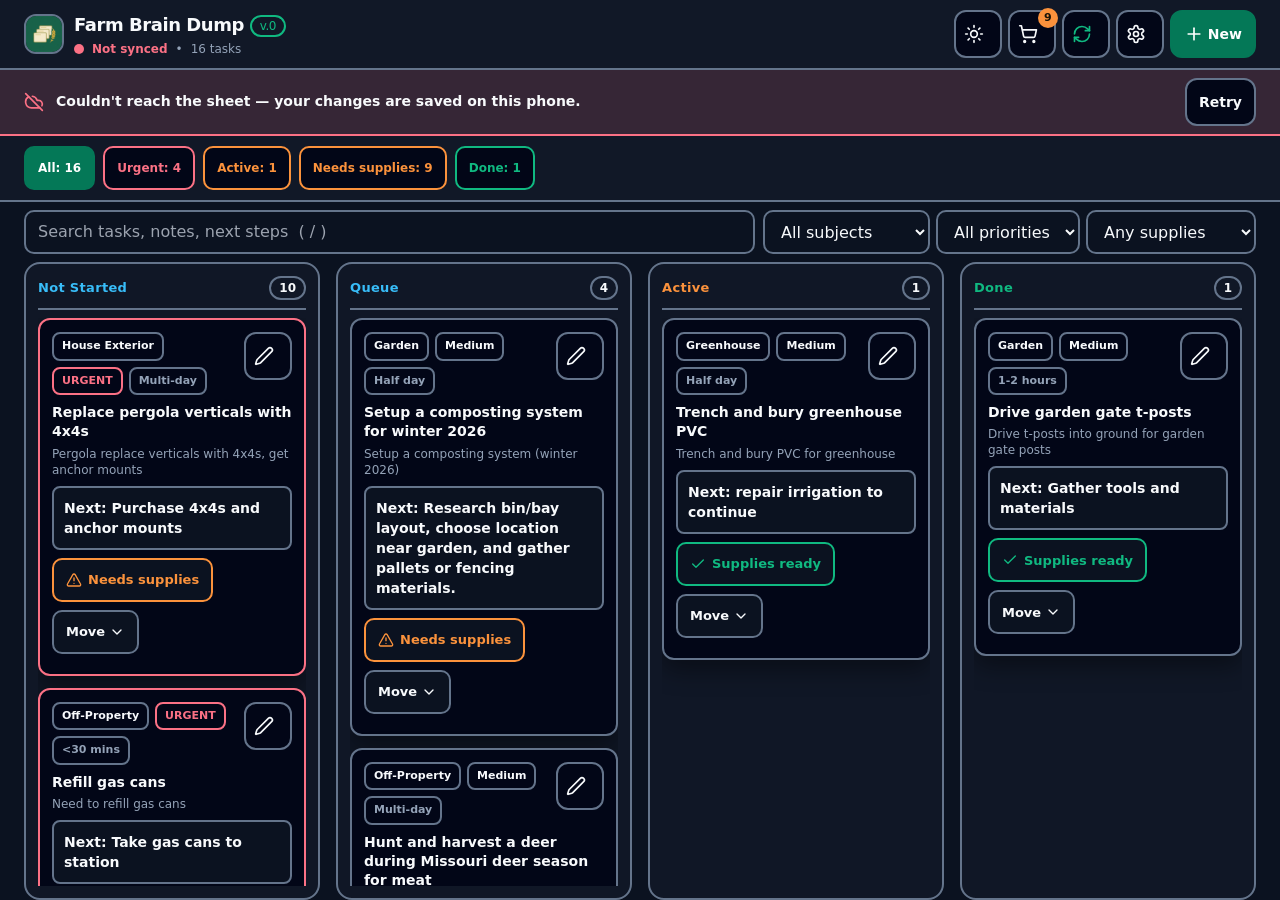
<file: index.html>
<!DOCTYPE html>
<html lang="en" class="dark" data-theme="dark">
<head>
  <meta charset="UTF-8">
  <meta name="viewport" content="width=device-width, initial-scale=1.0, viewport-fit=cover">
  <meta name="theme-color" content="#0b1220" id="meta-theme-color">
  <meta name="color-scheme" content="dark light">
  <meta name="mobile-web-app-capable" content="yes">
  <meta name="apple-mobile-web-app-capable" content="yes">
  <meta name="apple-mobile-web-app-status-bar-style" content="black-translucent">
  <meta name="apple-mobile-web-app-title" content="Farm Kanban">
  <meta name="application-name" content="Farm Kanban">
  <link rel="manifest" href="manifest.webmanifest">
  <link rel="apple-touch-icon" href="icons/apple-touch-icon.png">
  <link rel="icon" type="image/png" sizes="192x192" href="icons/icon-192.png">
  <title>Farm Brain Dump Kanban</title>
  <link rel="stylesheet" href="tailwind.css">
  <script src="vendor/sortable-1.15.2.min.js"></script>
  <script src="vendor/lucide-0.454.0.min.js"></script>
  <style>
    :root, [data-theme="dark"] {
      color-scheme: dark;
      --bg: #0b1220;
      --bg-elev: #111827;
      --bg-card: #020617;
      --text: #f8fafc;
      --muted: #94a3b8;
      --border: #64748b;
      --accent: #10b981;          /* accent as text/border on dark surfaces */
      --accent-fill: #047857;     /* accent as a fill behind white text (5.5:1) */
      --accent-dim: #064e3b;
      --accent-text: #ffffff;
      --urgent: #fb7185;
      --warn: #fb923c;
      --warn-text: #1a1408;
      --sky: #38bdf8;
      --shadow: 0 10px 24px rgba(0,0,0,.4);
    }
    [data-theme="sun"] {
      color-scheme: light;
      --bg: #f3e6c4;
      --bg-elev: #fff6d9;
      --bg-card: #fffdf4;
      --text: #1a1408;
      --muted: #3f3424;
      --border: #1a1408;
      --accent: #047857;
      --accent-fill: #047857;
      --accent-dim: #d1fae5;
      --accent-text: #ffffff;
      --urgent: #9f1239;
      --warn: #9a3412;
      --warn-text: #ffffff;
      --sky: #075985;
      --shadow: 0 2px 6px rgba(26,20,8,.22);
    }
    html, body {
      height: 100%;
      height: 100dvh;
      max-height: 100dvh;
      overflow: hidden;
    }
    body {
      background: var(--bg);
      color: var(--text);
      padding-top: env(safe-area-inset-top);
      padding-bottom: env(safe-area-inset-bottom);
    }
    [data-theme="sun"] { font-size: 17px; }
    :focus-visible { outline: 3px solid var(--sky); outline-offset: 2px; }
    .chrome { background: var(--bg-elev); border-color: var(--border); color: var(--text); }
    .panel { background: color-mix(in srgb, var(--bg-elev) 92%, transparent); border: 2px solid var(--border); }
    .card {
      background: var(--bg-card);
      border: 2px solid var(--border);
      color: var(--text);
      box-shadow: var(--shadow);
    }
    .muted { color: var(--muted); }
    .btn {
      min-height: 48px;
      min-width: 48px;
      border: 2px solid var(--border);
      background: var(--bg-card);
      color: var(--text);
      border-radius: 12px;
      font-weight: 700;
      touch-action: manipulation;
    }
    .btn-accent {
      background: var(--accent-fill);
      color: var(--accent-text);
      border-color: var(--accent-fill);
    }
    .chip {
      border: 2px solid var(--border);
      background: var(--bg-card);
      color: var(--text);
      border-radius: 10px;
      min-height: 44px;
      padding: 0 12px;
      font-weight: 700;
      font-size: 12px;
      touch-action: manipulation;
    }
    .chip.active, .chip[aria-pressed="true"], .chip[aria-selected="true"] { background: var(--accent-fill); color: var(--accent-text) !important; border-color: var(--accent-fill) !important; }
    .input, select.input, textarea.input {
      background: var(--bg);
      color: var(--text);
      border: 2px solid var(--border);
      border-radius: 10px;
      min-height: 44px;
      width: 100%;
      padding: 8px 12px;
    }
    .field-label { display: block; font-size: 13px; font-weight: 600; margin-bottom: 4px; }
    .sortable-ghost { opacity: 0.35; transform: scale(0.98); border: 2px dashed var(--sky) !important; }
    .sortable-chosen { box-shadow: var(--shadow); }
    .sortable-drag { opacity: 0.95; transform: rotate(2deg); }
    .no-scrollbar::-webkit-scrollbar { display: none; }
    .no-scrollbar { -ms-overflow-style: none; scrollbar-width: none; }
    .kanban-cards-list, .scroll-pane {
      -webkit-overflow-scrolling: touch;
      overscroll-behavior: contain;
      touch-action: pan-y;
      scrollbar-width: thin;
      scrollbar-color: var(--border) transparent;
    }
    .task-card { touch-action: pan-y; }
    @media (min-width: 768px) { #board-grid { grid-template-columns: repeat(var(--board-cols, 5), minmax(0, 1fr)); } }
    .status-row { display: grid; gap: 4px; grid-template-columns: repeat(auto-fit, minmax(72px, 1fr)); }
    .status-row.hidden { display: none; }
    .input.w-auto { width: auto; }
    @media (max-width: 639px) { .area-actions .btn { min-width: 44px; min-height: 44px; } }
    .status-btn { min-height: 44px; font-size: 12px; font-weight: 800; border-radius: 10px; border: 2px solid var(--border); color: var(--text); background: var(--bg); touch-action: manipulation; padding: 0 6px; }
    .status-btn.on { background: var(--accent-fill); color: var(--accent-text); border-color: var(--accent-fill); }
    .urgent-card { border-color: var(--urgent); }
    .supplies-chip { min-height: 44px; padding: 0 12px; border-radius: 10px; border: 2px solid var(--border); font-size: 13px; font-weight: 700; display: inline-flex; align-items: center; gap: 6px; background: var(--bg); color: var(--text); touch-action: manipulation; }
    .supplies-chip.ready { border-color: var(--accent); color: var(--accent); }
    .supplies-chip.needed { border-color: var(--warn); color: var(--warn); }
    .move-toggle { min-height: 44px; padding: 0 12px; border-radius: 10px; border: 2px solid var(--border); font-size: 13px; font-weight: 700; display: inline-flex; align-items: center; gap: 4px; background: var(--bg); color: var(--text); }
    .install-banner { background: var(--accent-fill); color: var(--accent-text); }
    body.standalone .browser-only { display: none !important; }
    .sync-dot { width: 10px; height: 10px; border-radius: 9999px; background: var(--muted); flex-shrink: 0; }
    .sync-dot[data-state="ok"] { background: var(--accent); }
    .sync-dot[data-state="busy"] { background: var(--sky); animation: pulse 2s cubic-bezier(.4,0,.6,1) infinite; }
    .sync-dot[data-state="error"] { background: var(--urgent); }
    .sync-dot[data-state="offline"], .sync-dot[data-state="pending"] { background: var(--warn); }
    .sync-banner { background: color-mix(in srgb, var(--urgent) 16%, var(--bg-elev)); border-color: var(--urgent); }
    .header-grid { display: grid; grid-template-columns: auto minmax(0,1fr) auto; grid-template-areas: "logo brand actions" "status status status"; column-gap: 10px; row-gap: 4px; align-items: center; }
    @media (min-width: 640px) { .header-grid { grid-template-areas: "logo brand actions" "logo status actions"; row-gap: 0; } }
    .area-logo { grid-area: logo; } .area-brand { grid-area: brand; } .area-actions { grid-area: actions; } .area-status { grid-area: status; }
    dialog.modal { padding: 0; margin: auto; border-radius: 1rem; width: calc(100% - 24px); max-width: 32rem; max-height: calc(100dvh - 24px); overflow-y: auto; }
    dialog.modal::backdrop, dialog.sheet::backdrop { background: rgba(0,0,0,.65); }
    dialog.sheet { padding: 0; margin: 0; border: 0; width: 100vw; max-width: 100vw; height: 100dvh; max-height: 100dvh; background: var(--bg); color: var(--text); padding-top: env(safe-area-inset-top); }
    dialog.sheet[open] { display: flex; flex-direction: column; }
    .toast { background: var(--bg-elev); color: var(--text); border: 2px solid var(--border); box-shadow: var(--shadow); }
    .toast.error { border-color: var(--urgent); }
    .skeleton { background: color-mix(in srgb, var(--border) 25%, transparent); border-radius: 12px; }
    details.advanced > summary { cursor: pointer; list-style: none; }
    details.advanced > summary::-webkit-details-marker { display: none; }
    kbd { font-size: 11px; border: 1px solid var(--border); border-radius: 4px; padding: 0 4px; }
    @media (prefers-reduced-motion: reduce) {
      *, *::before, *::after { animation-duration: .001ms !important; animation-iteration-count: 1 !important; transition-duration: .001ms !important; scroll-behavior: auto !important; }
      .sortable-drag { transform: none; }
      .sortable-ghost { transform: none; }
    }
  </style>
</head>
<body class="h-full overflow-hidden flex flex-col font-sans antialiased">
  <div id="install-banner" class="browser-only install-banner shrink-0 px-3 py-2 hidden">
    <div class="max-w-7xl mx-auto flex items-center gap-3">
      <p class="flex-1 text-sm font-semibold leading-snug">Install Farm Kanban as an app for a full-screen board that works offline.</p>
      <button id="btn-install" class="btn px-3 text-sm shrink-0" style="background: var(--accent-text); color: var(--accent-fill); border-color: var(--accent-text)">Install</button>
      <button onclick="hideInstallBanner()" class="btn px-3 text-sm shrink-0 bg-transparent" style="color: var(--accent-text); border-color: rgba(255,255,255,.6)">Not now</button>
    </div>
  </div>

  <header class="chrome border-b-2 shrink-0 z-40 px-3 py-2.5 sm:px-6">
    <div class="max-w-7xl mx-auto header-grid">
      <img src="icons/icon-192.png" alt="" class="area-logo hidden sm:block w-10 h-10 rounded-xl border-2" style="border-color: var(--border)">
      <h1 class="area-brand text-base sm:text-lg font-bold tracking-tight truncate min-w-0">
        <span class="sm:hidden">Farm Kanban</span><span class="hidden sm:inline">Farm Brain Dump</span>
        <span class="hidden sm:inline text-xs px-2 py-0.5 rounded-full border-2 font-medium align-middle" style="border-color: var(--accent); color: var(--accent)">v.0</span>
      </h1>
      <div class="area-status flex items-center gap-2 text-xs muted min-w-0">
        <span id="sync-dot" class="sync-dot" data-state="busy" aria-hidden="true"></span>
        <span id="sync-status-text" role="status" aria-live="polite" class="text-xs font-semibold truncate">Loading your tasks…</span>
        <span class="hidden sm:inline" aria-hidden="true">•</span>
        <span id="storage-count-text" class="hidden sm:inline text-xs"></span>
      </div>
      <div class="area-actions flex items-center gap-1.5">
        <button onclick="toggleTheme()" title="Outdoor / dark theme" aria-label="Switch to outdoor (sun) theme" class="btn px-2" id="btn-theme"><i data-lucide="sun" class="w-5 h-5" aria-hidden="true"></i></button>
        <button onclick="openTownRun()" title="Town run supplies list" aria-label="Town run supplies list" class="btn px-2 relative" id="btn-townrun">
          <i data-lucide="shopping-cart" class="w-5 h-5" aria-hidden="true"></i>
          <span id="townrun-badge" class="absolute -top-1 -right-1 min-w-5 h-5 px-1 rounded-full text-[11px] flex items-center justify-center font-black" style="background: var(--warn); color: var(--warn-text)" aria-hidden="true">0</span>
        </button>
        <button id="btn-sync-now" onclick="syncWithGoogleSheet()" title="Sync with Google Sheet" aria-label="Sync with Google Sheet" class="btn px-2">
          <i data-lucide="refresh-cw" class="w-5 h-5" id="sync-icon" style="color: var(--accent)" aria-hidden="true"></i>
        </button>
        <button onclick="openSettingsModal()" title="Settings" aria-label="Settings" class="btn px-2"><i data-lucide="settings" class="w-5 h-5" aria-hidden="true"></i></button>
        <button onclick="openTaskModal()" title="Add new task (N)" class="hidden sm:flex btn btn-accent px-3 text-sm items-center gap-1">
          <i data-lucide="plus" class="w-5 h-5" aria-hidden="true"></i> New
        </button>
      </div>
    </div>
  </header>

  <div id="sync-error-banner" class="hidden sync-banner border-b-2 shrink-0 px-3 py-2 sm:px-6" role="alert">
    <div class="max-w-7xl mx-auto flex items-center gap-3">
      <i data-lucide="cloud-off" class="w-5 h-5 shrink-0" style="color: var(--urgent)" aria-hidden="true"></i>
      <p id="sync-error-text" class="flex-1 text-sm font-semibold leading-snug">Couldn't reach the sheet. Your changes are saved on this phone.</p>
      <button onclick="syncWithGoogleSheet()" class="btn px-3 text-sm shrink-0">Retry</button>
    </div>
  </div>

  <section class="chrome border-b-2 px-3 py-2 sm:px-6 shrink-0" aria-label="Quick filters">
    <div class="max-w-7xl mx-auto flex items-center gap-2 overflow-x-auto no-scrollbar py-0.5">
      <button onclick="setFilter('all')" data-filter="all" aria-pressed="true" class="chip shrink-0">All: <span id="metric-total">0</span></button>
      <button onclick="setFilter('urgent')" data-filter="urgent" aria-pressed="false" class="chip shrink-0" style="color: var(--urgent); border-color: var(--urgent)">Urgent: <span id="metric-urgent">0</span></button>
      <button onclick="setFilter('inprogress')" data-filter="inprogress" aria-pressed="false" class="chip shrink-0" style="color: var(--warn); border-color: var(--warn)">Active: <span id="metric-inprogress">0</span></button>
      <button onclick="setFilter('need_supplies')" data-filter="need_supplies" aria-pressed="false" class="chip shrink-0" style="color: var(--warn); border-color: var(--warn)">Needs supplies: <span id="metric-supplies-needed">0</span></button>
      <button onclick="setFilter('done')" data-filter="done" aria-pressed="false" class="chip shrink-0" style="color: var(--accent); border-color: var(--accent)">Done: <span id="metric-done">0</span></button>
      <button id="filter-active-indicator" onclick="clearAllFilters()" class="hidden chip shrink-0" style="color: var(--sky); border-color: var(--sky)">Clear filters</button>
    </div>
  </section>

  <section class="max-w-7xl mx-auto w-full px-3 py-2 sm:px-6 shrink-0" aria-label="Search and filters">
    <div class="flex flex-col sm:flex-row gap-2">
      <div class="relative flex-1">
        <label for="search-input" class="sr-only">Search tasks</label>
        <input type="search" id="search-input" oninput="renderBoard()" placeholder="Search tasks, notes, next steps  ( / )" class="input pl-3">
      </div>
      <div class="flex items-center gap-1.5 overflow-x-auto no-scrollbar">
        <select id="filter-subject" onchange="renderBoard()" aria-label="Filter by subject" class="input w-auto shrink-0"></select>
        <select id="filter-priority" onchange="renderBoard()" aria-label="Filter by priority" class="input w-auto shrink-0"></select>
        <select id="filter-supplies" onchange="renderBoard()" aria-label="Filter by supplies" class="input w-auto shrink-0">
          <option value="all">Any supplies</option>
          <option value="Y">Supplies ready</option>
          <option value="N">Needs supplies</option>
        </select>
      </div>
    </div>
  </section>

  <div class="md:hidden max-w-7xl mx-auto w-full px-3 mb-2 shrink-0">
    <div id="mobile-tabs" role="tablist" aria-label="Status columns" class="grid gap-1 p-1 rounded-xl panel text-center text-xs" style="grid-template-columns: repeat(5, minmax(0, 1fr))"></div>
  </div>

  <main class="max-w-7xl mx-auto w-full px-3 sm:px-6 flex-1 min-h-0 overflow-hidden flex flex-col">
    <div id="board-grid" class="grid grid-cols-1 gap-3 sm:gap-4 flex-1 min-h-0 h-full items-stretch"></div>
  </main>

  <div id="live-region" class="sr-only" aria-live="polite"></div>
  <div id="toast-host" class="fixed left-1/2 -translate-x-1/2 z-[60] w-[calc(100%-24px)] max-w-md space-y-2 pointer-events-none" style="bottom: calc(max(1.25rem, env(safe-area-inset-bottom, 0px)) + 76px)" aria-live="assertive"></div>

  <button onclick="openTaskModal()" title="Add task" aria-label="Add task"
    class="sm:hidden fixed right-4 z-40 w-16 h-16 rounded-full flex items-center justify-center btn-accent border-2"
    style="bottom: max(1.25rem, env(safe-area-inset-bottom, 0px)); border-color: var(--accent-fill)">
    <i data-lucide="plus" class="w-8 h-8" aria-hidden="true"></i>
  </button>

  <dialog id="townrun-view" class="sheet" aria-labelledby="townrun-title">
    <div class="chrome border-b-2 px-3 py-3 flex items-center justify-between gap-2">
      <div>
        <h2 id="townrun-title" class="text-lg font-black">Town Run</h2>
        <p class="text-xs muted" id="townrun-sub">Items that still need supplies</p>
      </div>
      <button onclick="closeTownRun()" class="btn px-3 text-sm">Close</button>
    </div>
    <div id="townrun-list" class="scroll-pane flex-1 overflow-y-auto px-3 py-3 space-y-4 pb-10"></div>
  </dialog>

  <dialog id="task-modal" class="modal card" aria-labelledby="modal-title">
    <div class="p-4 sm:p-6 space-y-4">
      <div class="flex items-center justify-between border-b-2 pb-3" style="border-color: var(--border)">
        <h3 id="modal-title" class="text-base font-bold">Edit Task</h3>
        <button type="button" onclick="closeTaskModal()" class="btn px-2" aria-label="Close"><i data-lucide="x" class="w-5 h-5" aria-hidden="true"></i></button>
      </div>
      <form id="task-form" onsubmit="saveTaskForm(event)" class="space-y-3.5">
        <input type="hidden" id="form-task-id">
        <div>
          <label for="form-summary" class="field-label">Task summary (required)</label>
          <input type="text" id="form-summary" required class="input" placeholder="e.g., Replace pergola verticals with 4x4s">
        </div>
        <div>
          <label for="form-raw-note" class="field-label">Original note</label>
          <textarea id="form-raw-note" rows="2" class="input" placeholder="The thought as you first jotted it"></textarea>
        </div>
        <div>
          <label for="form-next-step" class="field-label">Next step</label>
          <input type="text" id="form-next-step" class="input" placeholder="e.g., Purchase 4x4s and anchor mounts">
        </div>
        <div class="grid grid-cols-2 gap-3">
          <div>
            <label for="form-status" class="field-label">Status</label>
            <select id="form-status" class="input"></select>
          </div>
          <div>
            <label for="form-priority" class="field-label">Priority</label>
            <select id="form-priority" class="input"></select>
          </div>
        </div>
        <div class="grid grid-cols-2 gap-3">
          <div>
            <label for="form-subject" class="field-label">Subject</label>
            <select id="form-subject" class="input"></select>
          </div>
          <div>
            <label for="form-category" class="field-label">Category</label>
            <select id="form-category" class="input"></select>
          </div>
        </div>
        <div class="grid grid-cols-2 gap-3">
          <div>
            <label for="form-effort" class="field-label">Estimated effort</label>
            <select id="form-effort" class="input"></select>
          </div>
          <div>
            <label for="form-supplies" class="field-label">Supplies on hand?</label>
            <select id="form-supplies" class="input">
              <option value="Y">Yes, ready</option>
              <option value="N">No, needs supplies</option>
            </select>
          </div>
        </div>
        <div class="flex items-center justify-between pt-3 border-t-2" style="border-color: var(--border)">
          <button type="button" id="btn-delete-task" onclick="deleteCurrentTask()" class="hidden btn px-3 text-sm" style="color: var(--urgent)">Delete</button>
          <div class="flex items-center gap-2 ml-auto">
            <button type="button" onclick="closeTaskModal()" class="btn px-3 text-sm">Cancel</button>
            <button type="submit" class="btn btn-accent px-4 text-sm">Save task</button>
          </div>
        </div>
      </form>
    </div>
  </dialog>

  <dialog id="settings-modal" class="modal card" aria-labelledby="settings-title">
    <div class="p-4 sm:p-6 space-y-4">
      <div class="flex items-center justify-between border-b-2 pb-3" style="border-color: var(--border)">
        <h3 id="settings-title" class="text-base font-bold">Settings &amp; sync</h3>
        <button type="button" onclick="closeSettingsModal()" class="btn px-2" aria-label="Close"><i data-lucide="x" class="w-5 h-5" aria-hidden="true"></i></button>
      </div>
      <div class="space-y-3 text-sm">
        <div class="grid grid-cols-2 gap-2">
          <button onclick="pullFromGoogleSheet()" class="btn text-sm">Refresh from sheet</button>
          <button onclick="pushToGoogleSheet()" class="btn text-sm">Send unsynced changes</button>
        </div>
        <p id="settings-last-error" class="text-xs font-semibold" style="color: var(--urgent)"></p>
        <div class="browser-only panel rounded-xl p-3 text-sm">
          <p class="font-bold mb-1">Install as its own app</p>
          <ol class="list-decimal pl-5 space-y-1 muted">
            <li>Open this page in Chrome (Android) or Safari (iPhone).</li>
            <li>Chrome: ⋮ → <strong>Install app</strong>. Safari: Share → <strong>Add to Home Screen</strong>.</li>
            <li>If an old home-screen icon still opens with an address bar, delete it. It's only a bookmark.</li>
          </ol>
          <button id="btn-install-settings" class="btn btn-accent w-full mt-3 text-sm hidden">Install app now</button>
        </div>
        <p class="text-xs muted">Shortcuts: <kbd>/</kbd> search, <kbd>N</kbd> new task, <kbd>Esc</kbd> close.</p>
        <details class="advanced panel rounded-xl p-3">
          <summary class="font-bold flex items-center justify-between min-h-[44px]">Advanced <i data-lucide="chevron-down" class="w-4 h-4" aria-hidden="true"></i></summary>
          <div class="space-y-3 mt-2">
            <div>
              <label for="settings-script-url" class="field-label">Google Apps Script web app URL</label>
              <input type="url" id="settings-script-url" class="input" placeholder="https://script.google.com/macros/s/.../exec">
              <p class="text-xs muted mt-1">Pre-filled with your Brain Dump v.0 script. Keep this unless you redeploy to a new URL.</p>
            </div>
            <div class="text-[13px] leading-relaxed">
              <p class="font-bold mb-1">Update the sheet script</p>
              <p class="muted mb-2">Sheet → Extensions → Apps Script → replace all code → Save → Deploy → Manage deployments → pencil → <strong>New version</strong> → Deploy. Access must be <strong>Anyone</strong>.</p>
              <button type="button" onclick="copyAppsScript()" class="btn w-full text-sm">Copy Apps Script to clipboard</button>
            </div>
            <div class="flex items-center justify-between pt-1 gap-2">
              <button onclick="exportDataJson()" class="btn px-3 text-sm" style="color: var(--sky)">Export JSON</button>
              <button onclick="clearLocalCopy()" class="btn px-3 text-sm" style="color: var(--urgent)">Clear local copy</button>
            </div>
            <p class="text-xs muted">Clear local copy forgets the tasks stored on this device and reloads them from the sheet. It never changes the sheet.</p>
          </div>
        </details>
      </div>
      <button onclick="saveSettings()" class="btn btn-accent w-full">Save settings</button>
    </div>
  </dialog>

  <script>
    const DEFAULT_SCRIPT_URL = 'https://script.google.com/macros/s/AKfycbyu4Xy4_59zuNaE6wT0SFAh9jNeL4atJxsFIMbLTf_qhLgbNbC_-aP6nrzp4OGF9Kfc/exec';
    // Seeds match Brain Dump v.0 Tasks sheet data-validation lists (F / J / I) as of 2026-10-12.
    // Live lists come from the Apps Script ?action=options response when available (cached in localStorage).
    const SUBJECT_SEED = ['Garden', 'Greenhouse', 'House Exterior', 'House Interior', 'Yard', 'Off-Property', 'Vehicle', 'Outbuilding'];
    const STATUS_SEED = ['Not Started', 'Queue', 'Active', 'Done'];
    const PRIORITY_SEED = ['Highest', 'High', 'Medium', 'Low', 'Lowest'];
    const CATEGORY_SEED = ['Improvement', 'Maintenance', 'Repair', 'Errand', 'Chore'];
    const EFFORT_SEED = ['<30 mins', '1-2 hours', 'Half day', 'Multi-day'];
    const PRIORITY_RANK = { Highest: 0, High: 1, Medium: 2, Low: 3, Lowest: 4 };
    const STATUS_QUICK_LABELS = { 'On Hold': 'Hold' };
    const STATUS_COLORS = { 'Not Started': 'var(--sky)', 'Queue': 'var(--sky)', 'Active': 'var(--warn)', 'In progress': 'var(--warn)', 'On Hold': 'var(--muted)', 'Done': 'var(--accent)' };
    const EMPTY_HINTS = {
      'Not Started': 'Drag a task here or tap + to add',
      'Queue': 'Park upcoming work here',
      'Active': 'What you are working on now',
      'Done': 'Finished tasks land here'
    };
    const OPTIONS_CACHE_KEY = 'farm_braindump_options_v1';
    const TASKS_KEY = 'farm_braindump_tasks_v1';
    const SYNCED_FLAG_KEY = 'farm_braindump_synced_once';

    function loadCachedOptions() {
      try {
        const o = JSON.parse(localStorage.getItem(OPTIONS_CACHE_KEY) || 'null');
        return o && typeof o === 'object' ? o : {};
      } catch (e) { return {}; }
    }
    let sheetOptions = loadCachedOptions();
    function baseList(key, seed) {
      const v = sheetOptions[key];
      return Array.isArray(v) && v.filter(x => String(x || '').trim()).length ? v.map(x => String(x).trim()).filter(Boolean) : seed;
    }
    let SUBJECTS = SUBJECT_SEED.slice();
    let STATUSES = STATUS_SEED.map(value => ({ value, label: STATUS_QUICK_LABELS[value] || value }));
    let PRIORITIES = PRIORITY_SEED.slice();
    let CATEGORIES = CATEGORY_SEED.slice();
    let EFFORTS = EFFORT_SEED.slice();
    const DEFAULT_TASKS = [
      {"id": "task_1", "timestamp": "2026-08-02", "raw_note": "Drive t-posts into ground for garden gate posts", "summary": "Drive garden gate t-posts", "scope": "Small Task", "category": "Improvement", "subject": "Garden", "complexity": "Medium", "effort": "1-2 hours", "priority": "Medium", "status": "Done", "next_step": "Gather tools and materials", "supplies_on_hand": "Y"},
      {"id": "task_2", "timestamp": "2026-08-02", "raw_note": "Trench and bury PVC for greenhouse", "summary": "Trench and bury greenhouse PVC", "scope": "Large Project", "category": "Improvement", "subject": "Greenhouse", "complexity": "High", "effort": "Half day", "priority": "Medium", "status": "Active", "next_step": "repair irrigation to continue", "supplies_on_hand": "Y"},
      {"id": "task_3", "timestamp": "2026-08-02", "raw_note": "Pergola replace verticals with 4x4s, get anchor mounts", "summary": "Replace pergola verticals with 4x4s", "scope": "Large Project", "category": "Improvement", "subject": "House Exterior", "complexity": "High", "effort": "Multi-day", "priority": "High", "status": "Not Started", "next_step": "Purchase 4x4s and anchor mounts", "supplies_on_hand": "N"},
      {"id": "task_4", "timestamp": "2026-08-02", "raw_note": "Need to refill gas cans", "summary": "Refill gas cans", "scope": "Small Task", "category": "Errand", "subject": "Off-Property", "complexity": "Low", "effort": "<30 mins", "priority": "High", "status": "Not Started", "next_step": "Take gas cans to station", "supplies_on_hand": "N"},
      {"id": "task_5", "timestamp": "2026-08-02", "raw_note": "Figure out how to mount the big solar light and do it", "summary": "Mount solar light", "scope": "Small Task", "category": "Improvement", "subject": "Yard", "complexity": "Medium", "effort": "1-2 hours", "priority": "Medium", "status": "Not Started", "next_step": "Assess mounting location and hardware needed", "supplies_on_hand": "N"},
      {"id": "task_6", "timestamp": "2026-08-02", "raw_note": "Clean the algae off the north side of house", "summary": "Clean algae from house exterior", "scope": "Small Task", "category": "Maintenance", "subject": "House Exterior", "complexity": "Medium", "effort": "Half day", "priority": "Medium", "status": "Not Started", "next_step": "Purchase or prepare cleaning solution", "supplies_on_hand": "N"},
      {"id": "task_7", "timestamp": "2026-08-09", "raw_note": "Order mulch delivery", "summary": "Order mulch delivery", "scope": "Small Task", "category": "Maintenance", "subject": "Garden", "complexity": "Low", "effort": "<30 mins", "priority": "Medium", "status": "Not Started", "next_step": "Calculate mulch volume needed", "supplies_on_hand": "N"},
      {"id": "task_8", "timestamp": "2026-08-09", "raw_note": "Trim the projector mount boom", "summary": "Trim projector mount boom", "scope": "Small Task", "category": "Repair", "subject": "House Interior", "complexity": "Low", "effort": "<30 mins", "priority": "Low", "status": "Queue", "next_step": "Measure and mark cut line", "supplies_on_hand": "Y"},
      {"id": "task_9", "timestamp": "2026-08-16", "raw_note": "Setup a composting system (winter 2026)", "summary": "Setup a composting system for winter 2026", "scope": "Large Project", "category": "Improvement", "subject": "Garden", "complexity": "Medium", "effort": "Half day", "priority": "Medium", "status": "Queue", "next_step": "Research bin/bay layout, choose location near garden, and gather pallets or fencing materials.", "supplies_on_hand": "N"},
      {"id": "task_10", "timestamp": "2026-08-26", "raw_note": "Fix the God damn irrigation", "summary": "Troubleshoot and repair irrigation / well pump control system", "scope": "Small Task", "category": "Repair", "subject": "Garden", "complexity": "Medium", "effort": "1-2 hours", "priority": "High", "status": "Not Started", "next_step": "Test well pump contactor/relay and inspect lines for pressure leaks or electrical faults.", "supplies_on_hand": "Y"},
      {"id": "task_11", "timestamp": "2026-08-26", "raw_note": "Clean out gutters ", "summary": "Clear leaves and debris from building gutters", "scope": "Small Task", "category": "Maintenance", "subject": "House Exterior", "complexity": "Low", "effort": "1-2 hours", "priority": "Medium", "status": "Not Started", "next_step": "Position ladder, inspect gutter runs, and clear accumulated debris.", "supplies_on_hand": "Y"},
      {"id": "task_12", "timestamp": "2026-08-26", "raw_note": "Harvest a deer for during deer", "summary": "Hunt and harvest a deer during Missouri deer season for meat", "scope": "Large Project", "category": "Errand", "subject": "Off-Property", "complexity": "High", "effort": "Multi-day", "priority": "Medium", "status": "Queue", "next_step": "Verify season dates, inspect tags and hunting gear, and prepare butchering/freezer storage.", "supplies_on_hand": "Y"},
      {"id": "task_13", "timestamp": "2026-08-26", "raw_note": "diesel containers for", "summary": "Procure and fill dedicated diesel fuel containers for tractor/farm equipment", "scope": "Small Task", "category": "Errand", "subject": "Off-Property", "complexity": "Low", "effort": "<30 mins", "priority": "Medium", "status": "Not Started", "next_step": "Purchase 5-gallon yellow diesel containers and fill with fuel in town.", "supplies_on_hand": "N"},
      {"id": "task_14", "timestamp": "2026-08-26", "raw_note": "sod greenhouse foundation", "summary": "Install sod / ground cover around 10x18 greenhouse foundation perimeter", "scope": "Small Task", "category": "Improvement", "subject": "Greenhouse", "complexity": "Medium", "effort": "Half day", "priority": "Medium", "status": "Not Started", "next_step": "Measure perimeter around greenhouse foundation, calculate sod needed, and prep edge soil.", "supplies_on_hand": "N"},
      {"id": "task_15", "timestamp": "2026-08-26", "raw_note": "Slaughter green geese", "summary": "Process/harvest young farm geese for meat", "scope": "Large Project", "category": "Chore", "subject": "Yard", "complexity": "High", "effort": "Half day", "priority": "High", "status": "Not Started", "next_step": "Prep scalder, plucker, and processing station; sanitize coolers and ice.", "supplies_on_hand": "Y"},
      {"id": "task_16", "timestamp": "2026-08-26", "raw_note": "replacing interior door", "summary": "Procure, hang, and trim a replacement interior door", "scope": "Small Task", "category": "Improvement", "subject": "House Interior", "complexity": "Medium", "effort": "1-2 hours", "priority": "Low", "status": "Queue", "next_step": "Measure existing door slab and frame dimensions; procure replacement slab and hardware.", "supplies_on_hand": "N"}
    ];

    let tasks = [];
    let activeMobileTab = 'Not Started';
    let currentFilter = 'all';
    let scriptUrl = localStorage.getItem('farm_braindump_script_url') || DEFAULT_SCRIPT_URL;
    let deferredPrompt = null;
    let syncing = false;
    let hasSyncedOnce = localStorage.getItem(SYNCED_FLAG_KEY) === '1';
    let undoTimer = null;
    let pendingUndo = null;
    let lastFocusedBeforeDialog = null;

    document.addEventListener('DOMContentLoaded', () => {
      applyTheme(localStorage.getItem('farm_braindump_theme') || 'dark');
      loadTasks();
      refreshDynamicSelects();
      renderBoard();
      setupPwa();
      updateNetworkStatus();
      refreshIcons();
      setupKeyboardShortcuts();
      window.addEventListener('online', () => { updateNetworkStatus(); flushDirtyTasks(); });
      window.addEventListener('offline', updateNetworkStatus);
      if (navigator.onLine && scriptUrl) {
        syncWithGoogleSheet({ quiet: true });
      }
    });

    function refreshIcons(root) {
      if (typeof lucide === 'undefined' || !lucide.createIcons) return;
      const scope = root || document;
      const pending = scope.querySelectorAll('i[data-lucide]');
      if (!pending.length) return;
      const rendered = document.querySelectorAll('svg[data-lucide]');
      rendered.forEach(el => {
        el.setAttribute('data-lucide-done', el.getAttribute('data-lucide'));
        el.removeAttribute('data-lucide');
      });
      lucide.createIcons();
      rendered.forEach(el => {
        el.setAttribute('data-lucide', el.getAttribute('data-lucide-done'));
        el.removeAttribute('data-lucide-done');
      });
    }

    function announce(msg) {
      const el = document.getElementById('live-region');
      if (el) el.textContent = msg;
    }

    function showToast(message, { actionLabel, onAction, error, duration } = {}) {
      const host = document.getElementById('toast-host');
      const toast = document.createElement('div');
      toast.className = 'toast pointer-events-auto rounded-xl px-3 py-3 flex items-center gap-3 ' + (error ? 'error' : '');
      toast.setAttribute('role', 'status');
      const text = document.createElement('p');
      text.className = 'flex-1 text-sm font-semibold';
      text.textContent = message;
      toast.appendChild(text);
      if (actionLabel && onAction) {
        const btn = document.createElement('button');
        btn.className = 'btn px-3 text-sm shrink-0';
        btn.textContent = actionLabel;
        btn.addEventListener('click', () => { onAction(); toast.remove(); });
        toast.appendChild(btn);
      }
      host.appendChild(toast);
      const ms = duration == null ? 5000 : duration;
      if (ms > 0) setTimeout(() => toast.remove(), ms);
      return toast;
    }

    function setupKeyboardShortcuts() {
      document.addEventListener('keydown', (e) => {
        const tag = (e.target && e.target.tagName) || '';
        const typing = tag === 'INPUT' || tag === 'TEXTAREA' || tag === 'SELECT' || (e.target && e.target.isContentEditable);
        if (e.key === 'Escape') return; // native <dialog> handles this
        if (!typing && (e.key === '/' || (e.key === 'n' && !e.metaKey && !e.ctrlKey && !e.altKey))) {
          if (e.key === '/') {
            e.preventDefault();
            const search = document.getElementById('search-input');
            search.focus();
            search.select();
          } else if (e.key === 'n' || e.key === 'N') {
            e.preventDefault();
            openTaskModal();
          }
        }
      });
    }

    function unionPreserveOrder(seed, extras) {
      const out = [];
      const seen = new Set();
      seed.concat(extras).forEach(v => {
        const s = String(v || '').trim();
        if (!s || seen.has(s)) return;
        seen.add(s);
        out.push(s);
      });
      return out;
    }

    function setSelectOptions(el, optionsHtml, preferred) {
      const prev = preferred != null ? preferred : el.value;
      el.innerHTML = optionsHtml;
      if (prev && [...el.options].some(o => o.value === prev)) el.value = prev;
    }

    function refreshDynamicSelects() {
      const fromTasksSubject = tasks.map(t => (t.subject || '').trim()).filter(Boolean);
      SUBJECTS = unionPreserveOrder(baseList('subject', SUBJECT_SEED), fromTasksSubject);

      const fromTasksStatus = tasks.map(t => normalizeStatus(t.status)).filter(Boolean);
      const statusValues = unionPreserveOrder(baseList('status', STATUS_SEED), fromTasksStatus.concat(pinnedStatus ? [pinnedStatus] : []));
      STATUSES = statusValues.map(value => ({ value, label: STATUS_QUICK_LABELS[value] || value }));

      const fromTasksPriority = tasks.map(t => (t.priority || '').trim()).filter(Boolean);
      PRIORITIES = unionPreserveOrder(baseList('priority', PRIORITY_SEED), fromTasksPriority);

      const fromTasksCategory = tasks.map(t => (t.category || '').trim()).filter(Boolean);
      CATEGORIES = unionPreserveOrder(baseList('category', CATEGORY_SEED), fromTasksCategory);
      const fromTasksEffort = tasks.map(t => (t.effort || '').trim()).filter(Boolean);
      EFFORTS = unionPreserveOrder(baseList('effort', EFFORT_SEED), fromTasksEffort);

      const filterSubject = document.getElementById('filter-subject');
      const formSubject = document.getElementById('form-subject');
      setSelectOptions(
        filterSubject,
        ['<option value="all">All subjects</option>'].concat(SUBJECTS.map(s => `<option value="${escapeHtml(s)}">${escapeHtml(s)}</option>`)).join('')
      );
      setSelectOptions(
        formSubject,
        SUBJECTS.map(s => `<option value="${escapeHtml(s)}">${escapeHtml(s)}</option>`).join(''),
        formSubject.value || 'Garden'
      );

      const filterPriority = document.getElementById('filter-priority');
      const formPriority = document.getElementById('form-priority');
      const priorityLabels = {
        Highest: 'Highest',
        High: 'High (urgent)',
        Medium: 'Medium',
        Low: 'Low',
        Lowest: 'Lowest'
      };
      setSelectOptions(
        filterPriority,
        ['<option value="all">All priorities</option>'].concat(PRIORITIES.map(p => `<option value="${escapeHtml(p)}">${escapeHtml(p)}</option>`)).join('')
      );
      setSelectOptions(
        formPriority,
        PRIORITIES.map(p => `<option value="${escapeHtml(p)}">${escapeHtml(priorityLabels[p] || p)}</option>`).join(''),
        formPriority.value || 'Medium'
      );

      const formStatus = document.getElementById('form-status');
      setSelectOptions(
        formStatus,
        statusValues.map(s => `<option value="${escapeHtml(s)}">${escapeHtml(s)}</option>`).join(''),
        formStatus.value || defaultStatus()
      );

      const formCategory = document.getElementById('form-category');
      setSelectOptions(
        formCategory,
        CATEGORIES.map(c => `<option value="${escapeHtml(c)}">${escapeHtml(c)}</option>`).join(''),
        formCategory.value || 'Improvement'
      );
      const formEffort = document.getElementById('form-effort');
      setSelectOptions(
        formEffort,
        EFFORTS.map(c => `<option value="${escapeHtml(c)}">${escapeHtml(c)}</option>`).join(''),
        formEffort.value || '1-2 hours'
      );
      buildBoardColumns();
    }

    function fillSubjectSelects() { refreshDynamicSelects(); }

    function isUrgentPriority(priority) {
      return priority === 'Highest' || priority === 'High';
    }

    function priorityRank(priority) {
      if (Object.prototype.hasOwnProperty.call(PRIORITY_RANK, priority)) return PRIORITY_RANK[priority];
      return 50;
    }

    function priorityBadge(priority) {
      const p = priority || 'Medium';
      if (p === 'Highest') return { urgent: true, label: 'HIGHEST', color: 'var(--urgent)' };
      if (p === 'High') return { urgent: true, label: 'URGENT', color: 'var(--urgent)' };
      if (p === 'Lowest') return { urgent: false, label: p, color: 'var(--muted)' };
      if (p === 'Low') return { urgent: false, label: p, color: 'var(--muted)' };
      return { urgent: false, label: p, color: 'inherit' };
    }

    function isStandalone() {
      return window.matchMedia('(display-mode: standalone)').matches
        || window.matchMedia('(display-mode: fullscreen)').matches
        || window.navigator.standalone === true;
    }

    function setupPwa() {
      if ('serviceWorker' in navigator) {
        navigator.serviceWorker.register('./sw.js').catch(() => {});
      }
      if (isStandalone()) {
        document.body.classList.add('standalone');
        return;
      }
      // Install banner only after beforeinstallprompt (or Settings instructions). Never show by default.
      window.addEventListener('beforeinstallprompt', (e) => {
        e.preventDefault();
        deferredPrompt = e;
        document.getElementById('btn-install').classList.remove('hidden');
        document.getElementById('btn-install-settings').classList.remove('hidden');
        if (localStorage.getItem('farm_braindump_hide_install') !== '1') {
          document.getElementById('install-banner').classList.remove('hidden');
        }
      });
      document.getElementById('btn-install').addEventListener('click', installApp);
      document.getElementById('btn-install-settings').addEventListener('click', installApp);
    }

    async function installApp() {
      if (!deferredPrompt) {
        alert('In Chrome: tap the ⋮ menu → Install app.\\n\\nIf you already added a home-screen shortcut, delete it first. That old icon is a bookmark and will keep the address bar.');
        return;
      }
      deferredPrompt.prompt();
      await deferredPrompt.userChoice;
      deferredPrompt = null;
      hideInstallBanner();
    }

    function hideInstallBanner() {
      document.getElementById('install-banner').classList.add('hidden');
      localStorage.setItem('farm_braindump_hide_install', '1');
    }

    function applyTheme(theme) {
      document.documentElement.setAttribute('data-theme', theme);
      document.documentElement.classList.toggle('dark', theme !== 'sun');
      localStorage.setItem('farm_braindump_theme', theme);
      document.getElementById('meta-theme-color').setAttribute('content', theme === 'sun' ? '#f3e6c4' : '#0b1220');
      const metaCs = document.querySelector('meta[name="color-scheme"]');
      if (metaCs) metaCs.setAttribute('content', theme === 'sun' ? 'light' : 'dark');
      const btn = document.getElementById('btn-theme');
      if (btn) {
        btn.innerHTML = theme === 'sun'
          ? '<i data-lucide="moon" class="w-5 h-5" aria-hidden="true"></i>'
          : '<i data-lucide="sun" class="w-5 h-5" aria-hidden="true"></i>';
        btn.setAttribute('aria-label', theme === 'sun' ? 'Switch to dark theme' : 'Switch to outdoor (sun) theme');
      }
      refreshIcons(btn);
    }

    function toggleTheme() {
      const next = (document.documentElement.getAttribute('data-theme') === 'sun') ? 'dark' : 'sun';
      applyTheme(next);
    }

    function escapeHtml(str) {
      return String(str ?? '').replace(/&/g,'&amp;').replace(/</g,'&lt;').replace(/>/g,'&gt;').replace(/"/g,'&quot;').replace(/'/g,'&#39;');
    }

    function newTaskId() {
      if (crypto.randomUUID) return 'task_' + crypto.randomUUID();
      return 'task_' + Date.now() + '_' + Math.random().toString(16).slice(2);
    }

    function fingerprint(t) {
      return (String(t.summary || '').trim().toLowerCase() + '||' + String(t.raw_note || '').trim().toLowerCase());
    }

    function migrateTask(t) {
      if (!t.id) t.id = newTaskId();
      if (!t.updated_at) t.updated_at = Date.now();
      if (typeof t.dirty !== 'boolean') t.dirty = false;
      t.status = normalizeStatus(t.status);
      t.supplies_on_hand = String(t.supplies_on_hand || 'N').toUpperCase() === 'Y' ? 'Y' : 'N';
      return t;
    }

    function loadTasks() {
      const saved = localStorage.getItem(TASKS_KEY);
      if (saved) {
        try { tasks = JSON.parse(saved).map(migrateTask); }
        catch (e) { tasks = DEFAULT_TASKS.map(t => migrateTask({ ...t, dirty: false, seed: true })); }
      } else {
        // Offline bootstrap only. Never mark seeds dirty — a successful pull will drop them if the sheet disagrees.
        tasks = DEFAULT_TASKS.map(t => migrateTask({ ...t, dirty: false, seed: true }));
        saveTasksLocally();
      }
      if (!localStorage.getItem('farm_braindump_script_url')) {
        localStorage.setItem('farm_braindump_script_url', DEFAULT_SCRIPT_URL);
      }
    }

    function saveTasksLocally() {
      localStorage.setItem(TASKS_KEY, JSON.stringify(tasks));
      const el = document.getElementById('storage-count-text');
      if (el) el.textContent = tasks.length + ' tasks';
    }

    function markDirty(task) {
      task.dirty = true;
      task.seed = false;
      task.updated_at = Date.now();
      saveTasksLocally();
    }

    function setSyncDot(state) {
      const dot = document.getElementById('sync-dot');
      if (dot) dot.setAttribute('data-state', state);
    }

    function showSyncError(msg) {
      const banner = document.getElementById('sync-error-banner');
      const text = document.getElementById('sync-error-text');
      if (text) text.textContent = msg || "Couldn't reach the sheet — your changes are saved on this phone.";
      if (banner) {
        banner.classList.remove('hidden');
        refreshIcons(banner);
      }
      setSyncDot('error');
    }

    function hideSyncError() {
      const banner = document.getElementById('sync-error-banner');
      if (banner) banner.classList.add('hidden');
    }

    function updateNetworkStatus() {
      const el = document.getElementById('sync-status-text');
      if (!navigator.onLine) {
        el.textContent = 'Offline — saved on this phone';
        setSyncDot('offline');
        return;
      }
      const dirty = tasks.filter(t => t.dirty).length;
      if (dirty) {
        el.textContent = dirty + ' change' + (dirty === 1 ? '' : 's') + ' waiting to sync';
        setSyncDot('pending');
      } else {
        el.textContent = scriptUrl
          ? (hasSyncedOnce ? 'Up to date with the sheet' : 'Online, sheet connected')
          : 'Online, no sheet URL';
        setSyncDot(hasSyncedOnce ? 'ok' : 'ok');
      }
    }

    function setSyncMessage(text, ok) {
      const el = document.getElementById('sync-status-text');
      el.textContent = ok === false ? 'Not synced' : text;
      el.style.color = ok === false ? 'var(--urgent)' : ok === true ? 'var(--accent)' : '';
      const errEl = document.getElementById('settings-last-error');
      if (errEl) errEl.textContent = ok === false ? text : '';
      if (ok === false) showSyncError(text);
      else if (ok === true) hideSyncError();
      if (ok === false) setSyncDot('error');
      else if (ok === true) setSyncDot('ok');
      else setSyncDot('busy');
    }

    function defaultStatus() {
      const base = baseList('status', STATUS_SEED);
      return base.includes('Not Started') ? 'Not Started' : (base[0] || 'Not Started');
    }

    function normalizeStatus(status) {
      const raw = String(status == null ? '' : status).trim();
      if (!raw) return defaultStatus();
      const s = raw.toLowerCase();
      const known = unionPreserveOrder(baseList('status', STATUS_SEED), STATUSES.map(x => x.value));
      const hit = known.find(v => v.toLowerCase() === s);
      return hit || raw;
    }

    function isDoneStatus(status) { return normalizeStatus(status).toLowerCase() === 'done'; }
    function isActiveStatus(status) {
      const s = normalizeStatus(status).toLowerCase();
      return s === 'active' || s === 'in progress';
    }

    let boardSignature = '';
    let sortables = [];
    let pinnedStatus = null;

    function buildBoardColumns() {
      const values = STATUSES.map(s => s.value);
      const sig = JSON.stringify(values);
      if (sig === boardSignature && document.getElementById('board-grid').children.length) return;
      boardSignature = sig;
      sortables.forEach(x => { try { x.destroy(); } catch (e) {} });
      sortables = [];
      const grid = document.getElementById('board-grid');
      grid.style.setProperty('--board-cols', String(Math.max(1, values.length)));
      grid.innerHTML = values.map(v => {
        const id = columnDomId(v);
        const color = STATUS_COLORS[v] ? ` style="color: ${STATUS_COLORS[v]}"` : '';
        return `
      <div id="col-container-${escapeHtml(id)}" data-status="${escapeHtml(v)}" class="panel rounded-2xl p-3 flex flex-col h-full min-h-0 overflow-hidden" role="region" aria-label="${escapeHtml(v)}">
        <div class="flex items-center justify-between pb-2 mb-2 border-b-2 shrink-0" style="border-color: var(--border)">
          <h2 class="text-[13px] font-bold tracking-wide"${color}>${escapeHtml(v)}</h2>
          <span id="count-${escapeHtml(id)}" class="text-xs font-bold px-2 py-0.5 rounded-full border-2" style="border-color: var(--border)">0</span>
        </div>
        <div id="column-${escapeHtml(id)}" data-status="${escapeHtml(v)}" class="kanban-cards-list space-y-3 flex-1 min-h-0 overflow-y-auto pb-28 md:pb-3"></div>
      </div>`;
      }).join('');
      const tabsEl = document.getElementById('mobile-tabs');
      tabsEl.style.gridTemplateColumns = `repeat(${Math.max(1, values.length)}, minmax(0, 1fr))`;
      tabsEl.innerHTML = '';
      STATUSES.forEach(st => {
        const id = columnDomId(st.value);
        const btn = document.createElement('button');
        btn.id = 'tab-' + id;
        btn.type = 'button';
        btn.setAttribute('role', 'tab');
        btn.setAttribute('aria-selected', 'false');
        btn.className = 'chip';
        btn.addEventListener('click', () => setMobileTab(st.value));
        btn.innerHTML = `${escapeHtml(st.label)} (<span id="tab-count-${escapeHtml(id)}">0</span>)`;
        tabsEl.appendChild(btn);
      });
      if (!values.includes(activeMobileTab)) activeMobileTab = values.includes(defaultStatus()) ? defaultStatus() : values[0];
      setMobileTab(activeMobileTab);
      initSortable();
    }

    function taskMatchesFilters(task) {
      const searchVal = document.getElementById('search-input').value.toLowerCase().trim();
      const subjectVal = document.getElementById('filter-subject').value;
      const priorityVal = document.getElementById('filter-priority').value;
      const suppliesVal = document.getElementById('filter-supplies').value;
      const normStatus = normalizeStatus(task.status);
      if (searchVal) {
        const text = `${task.summary || ''} ${task.raw_note || ''} ${task.next_step || ''} ${task.subject || ''}`.toLowerCase();
        if (!text.includes(searchVal)) return false;
      }
      if (subjectVal !== 'all' && task.subject !== subjectVal) return false;
      if (priorityVal !== 'all' && task.priority !== priorityVal) return false;
      if (suppliesVal !== 'all' && task.supplies_on_hand !== suppliesVal) return false;
      if (currentFilter === 'urgent' && !isUrgentPriority(task.priority)) return false;
      if (currentFilter === 'inprogress' && !isActiveStatus(normStatus)) return false;
      if (currentFilter === 'need_supplies' && task.supplies_on_hand !== 'N') return false;
      if (currentFilter === 'done' && !isDoneStatus(normStatus)) return false;
      return true;
    }

    function renderBoard() {
      buildBoardColumns();
      const cols = {};
      const counts = {};
      const bucket = {};
      STATUSES.forEach(st => {
        cols[st.value] = document.getElementById('column-' + columnDomId(st.value));
        counts[st.value] = 0;
        bucket[st.value] = [];
      });
      Object.values(cols).forEach(c => { if (c) c.innerHTML = ''; });

      let visibleTotal = 0;
      tasks.forEach(task => {
        const normStatus = normalizeStatus(task.status);
        counts[normStatus] = (counts[normStatus] || 0) + 1;
        if (!taskMatchesFilters(task)) return;
        visibleTotal += 1;
        if (bucket[normStatus]) bucket[normStatus].push(task);
      });

      Object.keys(bucket).forEach(key => {
        bucket[key]
          .sort((a, b) => priorityRank(a.priority) - priorityRank(b.priority))
          .forEach(task => { if (cols[key]) cols[key].appendChild(createCardElement(task)); });
      });

      STATUSES.forEach(st => {
        const id = columnDomId(st.value);
        const c = document.getElementById('count-' + id);
        const tc = document.getElementById('tab-count-' + id);
        // Column/tab counts reflect filtered visibility for the active filters, except the
        // absolute column occupancy uses all tasks in that status when no chip filter is on.
        const filteredInCol = (bucket[st.value] || []).length;
        if (c) c.textContent = filteredInCol;
        if (tc) tc.textContent = filteredInCol;
      });

      Object.entries(cols).forEach(([status, container]) => {
        if (container && container.children.length === 0) {
          const hint = EMPTY_HINTS[status] || 'Drag a task here or tap + to add';
          container.innerHTML = `<div class="p-6 text-center muted border-2 border-dashed rounded-xl text-[13px]" style="border-color: var(--border)"><p class="font-semibold mb-1">No tasks</p><p>${escapeHtml(hint)}</p></div>`;
        }
      });

      updateMobileVisibility();
      updateMetrics(visibleTotal);
      if (document.getElementById('townrun-view').open) renderTownRun();
      refreshIcons(document.getElementById('board-grid'));
    }

    function createCardElement(task) {
      const card = document.createElement('div');
      const badge = priorityBadge(task.priority);
      const status = normalizeStatus(task.status);
      card.className = 'task-card card rounded-xl p-3 ' + (badge.urgent ? 'urgent-card' : '');
      card.setAttribute('data-id', task.id);
      const ready = task.supplies_on_hand === 'Y';
      const statusBtns = STATUSES.map(s => {
        const on = s.value === status ? 'on' : '';
        return `<button type="button" class="status-btn ${on}" onclick="quickMoveTask('${escapeHtml(task.id)}', '${escapeHtml(s.value)}')">${escapeHtml(s.label)}</button>`;
      }).join('');
      card.innerHTML = `
        <div class="flex items-start justify-between gap-2 mb-2">
          <div class="flex flex-wrap gap-1.5 text-[11px] font-bold">
            <span class="px-2 py-1 rounded-lg border-2" style="border-color: var(--border)">${escapeHtml(task.subject || 'Farm')}</span>
            <span class="px-2 py-1 rounded-lg border-2" style="border-color: ${badge.urgent ? badge.color : 'var(--border)'}; color: ${badge.color}">${escapeHtml(badge.label)}</span>
            <span class="px-2 py-1 rounded-lg border-2 muted" style="border-color: var(--border)">${escapeHtml(task.effort || '')}</span>
          </div>
          <button type="button" onclick="openTaskModal('${escapeHtml(task.id)}')" class="btn px-2 shrink-0" title="Edit" aria-label="Edit ${escapeHtml(task.summary || 'task')}"><i data-lucide="edit-2" class="w-5 h-5" aria-hidden="true"></i></button>
        </div>
        <h4 class="text-sm font-bold leading-snug mb-1">${escapeHtml(task.summary || task.raw_note)}</h4>
        ${task.raw_note && task.raw_note !== task.summary ? `<p class="text-xs muted mb-2">${escapeHtml(task.raw_note)}</p>` : ''}
        ${task.next_step ? `<div class="rounded-lg p-2.5 my-2 text-sm font-semibold" style="background: var(--bg); border: 2px solid var(--border)">Next: ${escapeHtml(task.next_step)}</div>` : ''}
        <div class="flex flex-wrap items-center gap-2 mb-2">
          <button type="button" onclick="toggleSupplies('${escapeHtml(task.id)}', event)" class="supplies-chip ${ready ? 'ready' : 'needed'}" aria-pressed="${ready ? 'true' : 'false'}">
            <i data-lucide="${ready ? 'check' : 'alert-triangle'}" class="w-4 h-4" aria-hidden="true"></i>
            ${ready ? 'Supplies ready' : 'Needs supplies'}
          </button>
          <button type="button" class="move-toggle" aria-expanded="false" onclick="toggleCardMove(this)" aria-label="Move task">
            Move <i data-lucide="chevron-down" class="w-4 h-4" aria-hidden="true"></i>
          </button>
        </div>
        <div class="status-row hidden" data-move-panel>${statusBtns}</div>
      `;
      return card;
    }

    function toggleCardMove(btn) {
      const panel = btn.parentElement && btn.parentElement.nextElementSibling;
      if (!panel || !panel.hasAttribute('data-move-panel')) return;
      const open = panel.classList.toggle('hidden') === false;
      btn.setAttribute('aria-expanded', open ? 'true' : 'false');
      refreshIcons(btn);
    }

    function updateMetrics(visibleTotal) {
      const need = tasks.filter(t => t.supplies_on_hand === 'N' && !isDoneStatus(t.status)).length;
      document.getElementById('metric-total').textContent = (visibleTotal == null ? tasks.length : visibleTotal);
      document.getElementById('metric-urgent').textContent = tasks.filter(t => isUrgentPriority(t.priority) && !isDoneStatus(t.status)).length;
      document.getElementById('metric-inprogress').textContent = tasks.filter(t => isActiveStatus(t.status)).length;
      document.getElementById('metric-supplies-needed').textContent = need;
      document.getElementById('metric-done').textContent = tasks.filter(t => isDoneStatus(t.status)).length;
      document.getElementById('townrun-badge').textContent = need;
      const hasExtra = currentFilter !== 'all'
        || document.getElementById('search-input').value.trim()
        || document.getElementById('filter-subject').value !== 'all'
        || document.getElementById('filter-priority').value !== 'all'
        || document.getElementById('filter-supplies').value !== 'all';
      document.getElementById('filter-active-indicator').classList.toggle('hidden', !hasExtra);
      updateNetworkStatus();
    }

    function setFilter(filterType) {
      currentFilter = filterType;
      document.querySelectorAll('[data-filter]').forEach(btn => {
        const on = btn.getAttribute('data-filter') === filterType;
        btn.classList.toggle('active', on);
        btn.setAttribute('aria-pressed', on ? 'true' : 'false');
      });
      renderBoard();
    }

    function clearAllFilters() {
      document.getElementById('search-input').value = '';
      document.getElementById('filter-subject').value = 'all';
      document.getElementById('filter-priority').value = 'all';
      document.getElementById('filter-supplies').value = 'all';
      setFilter('all');
    }

    function setMobileTab(tab) {
      activeMobileTab = tab;
      STATUSES.forEach(st => {
        const btn = document.getElementById('tab-' + columnDomId(st.value));
        if (!btn) return;
        const on = st.value === tab;
        btn.className = 'chip' + (on ? ' active' : '');
        btn.setAttribute('aria-selected', on ? 'true' : 'false');
        btn.setAttribute('tabindex', on ? '0' : '-1');
      });
      updateMobileVisibility();
    }

    function columnDomId(status) {
      return String(status || '').replace(/[^A-Za-z0-9_-]+/g, '') || ('s' + Array.from(String(status || '')).map(c => c.charCodeAt(0).toString(16)).join(''));
    }

    function updateMobileVisibility() {
      const ids = STATUSES.map(st => columnDomId(st.value));
      if (window.innerWidth >= 768) {
        ids.forEach(id => {
          const el = document.getElementById('col-container-' + id);
          if (el) el.classList.remove('hidden');
        });
      } else {
        const activeId = columnDomId(activeMobileTab);
        ids.forEach(id => {
          const el = document.getElementById('col-container-' + id);
          if (el) el.classList.toggle('hidden', id !== activeId);
        });
      }
    }
    window.addEventListener('resize', updateMobileVisibility);

    function initSortable() {
      STATUSES.forEach(st => {
        const el = document.getElementById('column-' + columnDomId(st.value));
        if (!el) return;
        sortables.push(Sortable.create(el, {
          group: 'farm-kanban',
          animation: 200,
          ghostClass: 'sortable-ghost',
          chosenClass: 'sortable-chosen',
          dragClass: 'sortable-drag',
          delay: 250,
          delayOnTouchOnly: true,
          touchStartThreshold: 12,
          fallbackTolerance: 8,
          bubbleScroll: true,
          scroll: true,
          filter: 'button, select, a, input, textarea',
          preventOnFilter: false,
          onEnd: function(evt) {
            const taskId = evt.item.getAttribute('data-id');
            const targetStatus = evt.to.getAttribute('data-status');
            if (taskId && targetStatus) updateTaskStatus(taskId, targetStatus);
          }
        }));
      });
    }

    function updateTaskStatus(taskId, newStatus) {
      const task = tasks.find(t => t.id === taskId);
      if (!task || task.status === newStatus) return;
      task.status = newStatus;
      markDirty(task);
      renderBoard();
      triggerSingleTaskSync(task, 'update_status');
    }

    function quickMoveTask(taskId, newStatus) { updateTaskStatus(taskId, newStatus); }

    function toggleSupplies(taskId, event) {
      if (event) event.stopPropagation();
      const task = tasks.find(t => t.id === taskId);
      if (!task) return;
      task.supplies_on_hand = (task.supplies_on_hand === 'Y') ? 'N' : 'Y';
      markDirty(task);
      renderBoard();
      triggerSingleTaskSync(task, 'update_supplies');
    }

    function openTownRun() {
      const dlg = document.getElementById('townrun-view');
      lastFocusedBeforeDialog = document.activeElement;
      if (!dlg.open) dlg.showModal();
      renderTownRun();
      refreshIcons(dlg);
    }

    function closeTownRun() {
      const dlg = document.getElementById('townrun-view');
      if (dlg.open) dlg.close();
      if (lastFocusedBeforeDialog && lastFocusedBeforeDialog.focus) lastFocusedBeforeDialog.focus();
    }

    document.getElementById('townrun-view').addEventListener('close', () => {
      if (lastFocusedBeforeDialog && lastFocusedBeforeDialog.focus) lastFocusedBeforeDialog.focus();
    });

    function renderTownRun() {
      const needed = tasks.filter(t => t.supplies_on_hand !== 'Y' && !isDoneStatus(t.status));
      document.getElementById('townrun-sub').textContent = needed.length
        ? needed.length + ' item' + (needed.length === 1 ? '' : 's') + ' to pick up / source'
        : 'Nothing to buy. Nice.';
      const groups = {};
      needed.forEach(t => {
        const key = t.subject || 'Other';
        (groups[key] = groups[key] || []).push(t);
      });
      const list = document.getElementById('townrun-list');
      if (!needed.length) {
        list.innerHTML = '<div class="card rounded-xl p-6 text-center font-bold">Town run is empty.</div>';
        return;
      }
      list.innerHTML = Object.keys(groups).sort().map(subject => {
        const items = groups[subject].map(t => `
          <div class="card rounded-xl p-3 space-y-2">
            <div class="font-bold">${escapeHtml(t.summary || t.raw_note)}</div>
            ${t.next_step ? `<div class="text-sm">Buy / do: ${escapeHtml(t.next_step)}</div>` : ''}
            <button class="btn btn-accent w-full text-sm" onclick="toggleSupplies('${escapeHtml(t.id)}')">Mark supplies ready</button>
          </div>
        `).join('');
        return `<section><h3 class="text-[13px] font-bold tracking-wide mb-2">${escapeHtml(subject)} (${groups[subject].length})</h3><div class="space-y-2">${items}</div></section>`;
      }).join('');
    }

    function openDialog(id) {
      const modal = document.getElementById(id);
      lastFocusedBeforeDialog = document.activeElement;
      if (!modal.open) modal.showModal();
      refreshIcons(modal);
    }

    function openTaskModal(taskId = null) {
      const deleteBtn = document.getElementById('btn-delete-task');
      if (taskId) {
        const task = tasks.find(t => t.id === taskId);
        if (!task) return;
        document.getElementById('form-task-id').value = task.id;
        document.getElementById('form-summary').value = task.summary || '';
        document.getElementById('form-raw-note').value = task.raw_note || '';
        document.getElementById('form-next-step').value = task.next_step || '';
        const statusVal = normalizeStatus(task.status);
        const priorityVal = (task.priority || '').trim() || 'Medium';
        const subjectVal = (task.subject || '').trim() || 'Garden';
        if (subjectVal && !SUBJECTS.includes(subjectVal)) {
          SUBJECTS = unionPreserveOrder(SUBJECTS, [subjectVal]);
        }
        pinnedStatus = statusVal;
        if (priorityVal && !PRIORITIES.includes(priorityVal)) {
          PRIORITIES = unionPreserveOrder(PRIORITIES, [priorityVal]);
        }
        refreshDynamicSelects();
        document.getElementById('form-status').value = statusVal;
        document.getElementById('form-priority').value = priorityVal;
        document.getElementById('form-subject').value = subjectVal;
        document.getElementById('form-category').value = task.category || 'Improvement';
        document.getElementById('form-effort').value = task.effort || '1-2 hours';
        document.getElementById('form-supplies').value = task.supplies_on_hand || 'N';
        deleteBtn.classList.remove('hidden');
        document.getElementById('modal-title').textContent = 'Edit task';
      } else {
        refreshDynamicSelects();
        document.getElementById('form-task-id').value = '';
        document.getElementById('form-summary').value = '';
        document.getElementById('form-raw-note').value = '';
        document.getElementById('form-next-step').value = '';
        document.getElementById('form-status').value = STATUSES.some(s => s.value === activeMobileTab) ? activeMobileTab : defaultStatus();
        document.getElementById('form-priority').value = 'Medium';
        document.getElementById('form-subject').value = 'Garden';
        document.getElementById('form-category').value = 'Improvement';
        document.getElementById('form-effort').value = '1-2 hours';
        document.getElementById('form-supplies').value = 'N';
        deleteBtn.classList.add('hidden');
        document.getElementById('modal-title').textContent = 'New task';
      }
      openDialog('task-modal');
      setTimeout(() => document.getElementById('form-summary').focus(), 30);
    }

    function closeTaskModal() {
      const modal = document.getElementById('task-modal');
      pinnedStatus = null;
      if (modal.open) modal.close();
    }

    document.getElementById('task-modal').addEventListener('close', () => {
      pinnedStatus = null;
      if (lastFocusedBeforeDialog && lastFocusedBeforeDialog.focus) lastFocusedBeforeDialog.focus();
    });

    function saveTaskForm(e) {
      e.preventDefault();
      const id = document.getElementById('form-task-id').value;
      const payload = {
        summary: document.getElementById('form-summary').value.trim(),
        raw_note: document.getElementById('form-raw-note').value.trim() || document.getElementById('form-summary').value.trim(),
        next_step: document.getElementById('form-next-step').value.trim(),
        status: document.getElementById('form-status').value,
        priority: document.getElementById('form-priority').value,
        subject: document.getElementById('form-subject').value,
        category: document.getElementById('form-category').value,
        effort: document.getElementById('form-effort').value,
        supplies_on_hand: document.getElementById('form-supplies').value
      };
      payload.scope = (payload.effort === 'Multi-day' || payload.effort === 'Half day') ? 'Large Project' : 'Small Task';
      payload.complexity = payload.priority === 'High' ? 'High' : 'Medium';
      if (id) {
        const task = tasks.find(t => t.id === id);
        if (task) {
          Object.assign(task, payload);
          markDirty(task);
          triggerSingleTaskSync(task, 'update_task');
        }
      } else {
        const newTask = migrateTask({
          id: newTaskId(),
          timestamp: new Date().toISOString().split('T')[0],
          ...payload
        });
        newTask.dirty = true;
        newTask.seed = false;
        tasks.unshift(newTask);
        saveTasksLocally();
        triggerSingleTaskSync(newTask, 'add_task');
      }
      closeTaskModal();
      renderBoard();
    }

    function deleteCurrentTask() {
      const id = document.getElementById('form-task-id').value;
      if (!id) return;
      const task = tasks.find(t => t.id === id);
      if (!task) return;
      if (!confirm('Delete this task? You can undo for a few seconds.')) return;

      // Optimistic remove
      const snapshot = JSON.parse(JSON.stringify(task));
      const idx = tasks.findIndex(t => t.id === id);
      tasks = tasks.filter(t => t.id !== id);
      saveTasksLocally();
      closeTaskModal();
      renderBoard();

      if (undoTimer) clearTimeout(undoTimer);
      pendingUndo = { snapshot, idx };
      const toast = showToast('Task deleted', {
        actionLabel: 'Undo',
        onAction: () => {
          if (!pendingUndo) return;
          const { snapshot: s, idx: i } = pendingUndo;
          pendingUndo = null;
          if (undoTimer) { clearTimeout(undoTimer); undoTimer = null; }
          tasks.splice(Math.min(i, tasks.length), 0, migrateTask(s));
          saveTasksLocally();
          renderBoard();
          announce('Task restored');
        },
        duration: 5000
      });

      undoTimer = setTimeout(async () => {
        pendingUndo = null;
        // Fire the sheet delete after the undo window; surface failures and restore.
        if (!scriptUrl) return;
        try {
          await postToSheet({ action: 'delete_task', task: snapshot });
          announce('Deleted from sheet');
        } catch (err) {
          // Restore if the sheet still has it and we failed to delete
          if (!tasks.find(t => t.id === snapshot.id)) {
            tasks.splice(Math.min(idx, tasks.length), 0, migrateTask(snapshot));
            saveTasksLocally();
            renderBoard();
          }
          showToast("Couldn't delete from the sheet — task restored. " + (err && err.message ? err.message : ''), { error: true, duration: 8000 });
          setSyncMessage("Couldn't delete from the sheet — task restored", false);
        }
        try { toast.remove(); } catch (e) {}
      }, 5000);
    }

    function openSettingsModal() {
      document.getElementById('settings-script-url').value = scriptUrl;
      openDialog('settings-modal');
    }

    function closeSettingsModal() {
      const modal = document.getElementById('settings-modal');
      if (modal.open) modal.close();
    }

    document.getElementById('settings-modal').addEventListener('close', () => {
      if (lastFocusedBeforeDialog && lastFocusedBeforeDialog.focus) lastFocusedBeforeDialog.focus();
    });

    function saveSettings() {
      scriptUrl = document.getElementById('settings-script-url').value.trim() || DEFAULT_SCRIPT_URL;
      localStorage.setItem('farm_braindump_script_url', scriptUrl);
      closeSettingsModal();
      updateNetworkStatus();
      if (scriptUrl) syncWithGoogleSheet();
    }

    async function copyAppsScript() {
      try {
        const res = await fetch('./apps-script.js?t=' + Date.now(), { cache: 'no-store' });
        const text = await res.text();
        await navigator.clipboard.writeText(text);
        alert('New Apps Script copied.\\n\\n1. Brain Dump sheet → Extensions → Apps Script\\n2. Select all old code, paste this over it, Save\\n3. Deploy → Manage deployments → pencil → New version → Deploy\\n4. Access: Anyone\\n5. Come back here and tap Sync.');
      } catch (e) {
        window.open('./apps-script.js', '_blank');
      }
    }

    function exportDataJson() {
      const dataStr = 'data:text/json;charset=utf-8,' + encodeURIComponent(JSON.stringify(tasks, null, 2));
      const a = document.createElement('a');
      a.href = dataStr;
      a.download = 'farm_braindump_' + new Date().toISOString().split('T')[0] + '.json';
      document.body.appendChild(a);
      a.click();
      a.remove();
    }

    // Never pushes anything to the sheet. Drops local storage and re-pulls.
    function clearLocalCopy() {
      if (!confirm('Clear the local copy on this device? Your Google Sheet is unchanged. The app will reload from the sheet.')) return;
      localStorage.removeItem(TASKS_KEY);
      localStorage.removeItem(SYNCED_FLAG_KEY);
      hasSyncedOnce = false;
      tasks = [];
      saveTasksLocally();
      closeSettingsModal();
      renderBoard();
      if (scriptUrl && navigator.onLine) {
        setSyncMessage('Updating from sheet…', null);
        syncWithGoogleSheet();
      } else {
        // Offline fallback: show seeds with dirty:false so they never push.
        tasks = DEFAULT_TASKS.map(t => migrateTask({ ...t, dirty: false, seed: true }));
        saveTasksLocally();
        renderBoard();
        showToast('Offline — showing sample tasks. They will not be sent to the sheet.', { duration: 6000 });
      }
    }

    // After a successful pull the sheet is source of truth.
    // Keep only unmatched local tasks that are dirty (local creates/edits not yet on the sheet).
    // Clean (or seed) unmatched locals are dropped so deleted/renamed sheet rows stay gone.
    function mergeTasks(local, remote) {
      const localById = new Map();
      const localByFp = new Map();
      local.forEach(t => {
        localById.set(t.id, t);
        localByFp.set(fingerprint(t), t);
      });
      const used = new Set();
      const merged = [];
      remote.forEach(rt => {
        rt = migrateTask(rt);
        let lt = localById.get(rt.id) || localByFp.get(fingerprint(rt));
        if (lt) used.add(lt.id);
        if (lt && lt.dirty && (Number(lt.updated_at) || 0) >= (Number(rt.updated_at) || 0)) {
          merged.push(lt);
        } else if (lt && lt.dirty) {
          merged.push(Object.assign(migrateTask(rt), { dirty: true }));
        } else {
          merged.push(Object.assign(rt, { dirty: false, seed: false }));
        }
      });
      local.forEach(t => {
        if (used.has(t.id)) return;
        if (t.dirty) merged.push(t); // keep unsynced local creates/edits
        // else drop: sheet deleted it, or it was a seed/stale cache entry
      });
      return merged;
    }

    function jsonpRequest(url) {
      return new Promise((resolve, reject) => {
        const cb = 'gas_cb_' + Date.now() + '_' + Math.floor(Math.random() * 1e6);
        const script = document.createElement('script');
        const timer = setTimeout(() => {
          cleanup();
          reject(new Error('Sheet timed out'));
        }, 25000);
        function cleanup() {
          clearTimeout(timer);
          delete window[cb];
          script.remove();
        }
        window[cb] = (data) => { cleanup(); resolve(data); };
        script.onerror = () => { cleanup(); reject(new Error('Could not load sheet script')); };
        script.src = url + (url.includes('?') ? '&' : '?') + 'callback=' + cb;
        document.body.appendChild(script);
      });
    }

    function unwrapSheet(data, expectArray) {
      if (data && data.error) throw new Error(data.error);
      if (expectArray && !Array.isArray(data)) throw new Error('Sheet did not return a task list');
      return data;
    }

    async function postToSheet(payload) {
      if (!scriptUrl) throw new Error('No script URL');
      try {
        const res = await fetch(scriptUrl, {
          method: 'POST',
          redirect: 'follow',
          headers: { 'Content-Type': 'text/plain;charset=utf-8' },
          body: JSON.stringify(payload)
        });
        if (!res.ok) throw new Error('Sheet HTTP ' + res.status);
        const text = await res.text();
        let data;
        try { data = JSON.parse(text); }
        catch (e) { throw new Error('Sheet returned a non-JSON response'); }
        return unwrapSheet(data);
      } catch (err) {
        const encoded = encodeURIComponent(JSON.stringify(payload));
        if (encoded.length > 1800) throw err;
        const data = await jsonpRequest(scriptUrl + '?payload=' + encoded);
        return unwrapSheet(data);
      }
    }

    async function getFromSheet() {
      try {
        const res = await fetch(scriptUrl + '?action=get_all&t=' + Date.now(), { cache: 'no-store', redirect: 'follow' });
        if (!res.ok) throw new Error('Sheet HTTP ' + res.status);
        const data = await res.json();
        return unwrapSheet(data, true);
      } catch (err) {
        const data = await jsonpRequest(scriptUrl + '?action=get_all&t=' + Date.now());
        return unwrapSheet(data, true);
      }
    }

    // Read-only. Older Apps Script deployments answer {status:'ignored'}; then we keep cached/seed lists.
    // Category / effort are optional: if the options endpoint ever returns them we use them (no sheet change required).
    async function fetchSheetOptions() {
      if (!scriptUrl || !navigator.onLine) return false;
      let data = null;
      try {
        const res = await fetch(scriptUrl + '?action=options&t=' + Date.now(), { cache: 'no-store', redirect: 'follow' });
        if (!res.ok) throw new Error('HTTP ' + res.status);
        data = await res.json();
      } catch (err) {
        try { data = await jsonpRequest(scriptUrl + '?action=options&t=' + Date.now()); } catch (e) { return false; }
      }
      return applySheetOptions(data);
    }

    function applySheetOptions(data) {
      const o = data && data.options;
      if (!o || typeof o !== 'object') return false;
      const clean = v => Array.isArray(v) ? v.map(x => String(x == null ? '' : x).trim()).filter(Boolean) : [];
      const next = {
        status: clean(o.status),
        priority: clean(o.priority),
        subject: clean(o.subject),
        category: clean(o.category),
        effort: clean(o.effort),
        fetched_at: Date.now()
      };
      if (!next.status.length && !next.priority.length && !next.subject.length && !next.category.length && !next.effort.length) return false;
      sheetOptions = next;
      try { localStorage.setItem(OPTIONS_CACHE_KEY, JSON.stringify(next)); } catch (e) {}
      return true;
    }

    async function triggerSingleTaskSync(task, action) {
      if (!scriptUrl || !navigator.onLine) {
        setSyncMessage('Saved on this phone (will sync later)', null);
        return;
      }
      setSyncMessage('Syncing…', null);
      try {
        const result = await postToSheet({ action, task });
        if (result && result.task && result.task.id) task.id = result.task.id;
        task.dirty = false;
        saveTasksLocally();
        setSyncMessage('Saved to Google Sheet', true);
        updateNetworkStatus();
      } catch (err) {
        setSyncMessage("Couldn't reach the sheet — your changes are saved on this phone.", false);
      }
    }

    async function flushDirtyTasks() {
      const dirty = tasks.filter(t => t.dirty);
      if (!dirty.length || !scriptUrl || !navigator.onLine) return;
      try {
        await postToSheet({ action: 'sync_all', tasks: dirty });
        dirty.forEach(t => { t.dirty = false; });
        saveTasksLocally();
        setSyncMessage('Caught up with Google Sheet', true);
        updateNetworkStatus();
      } catch (e) {
        setSyncMessage("Couldn't reach the sheet — your changes are saved on this phone.", false);
      }
    }

    async function syncWithGoogleSheet(opts = {}) {
      if (!scriptUrl) { openSettingsModal(); return; }
      if (syncing) return;
      syncing = true;
      const syncIcon = document.getElementById('sync-icon');
      syncIcon.classList.add('animate-spin');
      setSyncMessage(opts.quiet ? 'Updating from sheet…' : 'Updating from sheet…', null);
      try {
        await fetchSheetOptions();
        const remote = await getFromSheet();
        // Empty successful pull with existing local tasks is treated as a bad/partial
        // response (wrong tab, auth quirk, etc.) — keep local and warn instead of wiping.
        if (Array.isArray(remote) && remote.length === 0 && tasks.length > 0) {
          refreshDynamicSelects();
          renderBoard();
          setSyncMessage('Sheet returned no tasks — kept your local list. Check the sheet or try again.', false);
          updateNetworkStatus();
          return;
        }
        tasks = mergeTasks(tasks, remote);
        hasSyncedOnce = true;
        localStorage.setItem(SYNCED_FLAG_KEY, '1');
        saveTasksLocally();
        refreshDynamicSelects();
        renderBoard();
        const dirty = tasks.filter(t => t.dirty);
        if (dirty.length) {
          await postToSheet({ action: 'sync_all', tasks: dirty });
          dirty.forEach(t => { t.dirty = false; });
          saveTasksLocally();
          setSyncMessage('Merged — kept your phone edits and updated the sheet', true);
        } else {
          setSyncMessage('Up to date with the sheet', true);
        }
        updateNetworkStatus();
      } catch (e) {
        const msg = "Couldn't reach the sheet — your changes are saved on this phone.";
        setSyncMessage(msg, false);
      } finally {
        syncIcon.classList.remove('animate-spin');
        syncing = false;
      }
    }

    async function pullFromGoogleSheet() {
      await syncWithGoogleSheet();
      closeSettingsModal();
    }

    async function pushToGoogleSheet() {
      if (!scriptUrl) { alert('No Google Apps Script URL set.'); return; }
      const dirty = tasks.filter(t => t.dirty);
      if (!dirty.length) {
        showToast('Nothing to send — everything is already on the sheet.', { duration: 4000 });
        return;
      }
      setSyncMessage('Sending unsynced changes…', null);
      try {
        await postToSheet({ action: 'sync_all', tasks: dirty });
        dirty.forEach(t => { t.dirty = false; });
        saveTasksLocally();
        setSyncMessage('Sent changes to Google Sheet', true);
        closeSettingsModal();
      } catch (e) {
        alert("Couldn't send changes to the sheet. If you just updated Apps Script, deploy a new version with access set to Anyone.\\n\\n" + e.message);
        setSyncMessage("Couldn't reach the sheet — your changes are saved on this phone.", false);
      }
    }
  </script>
</body>
</html>
</file>
